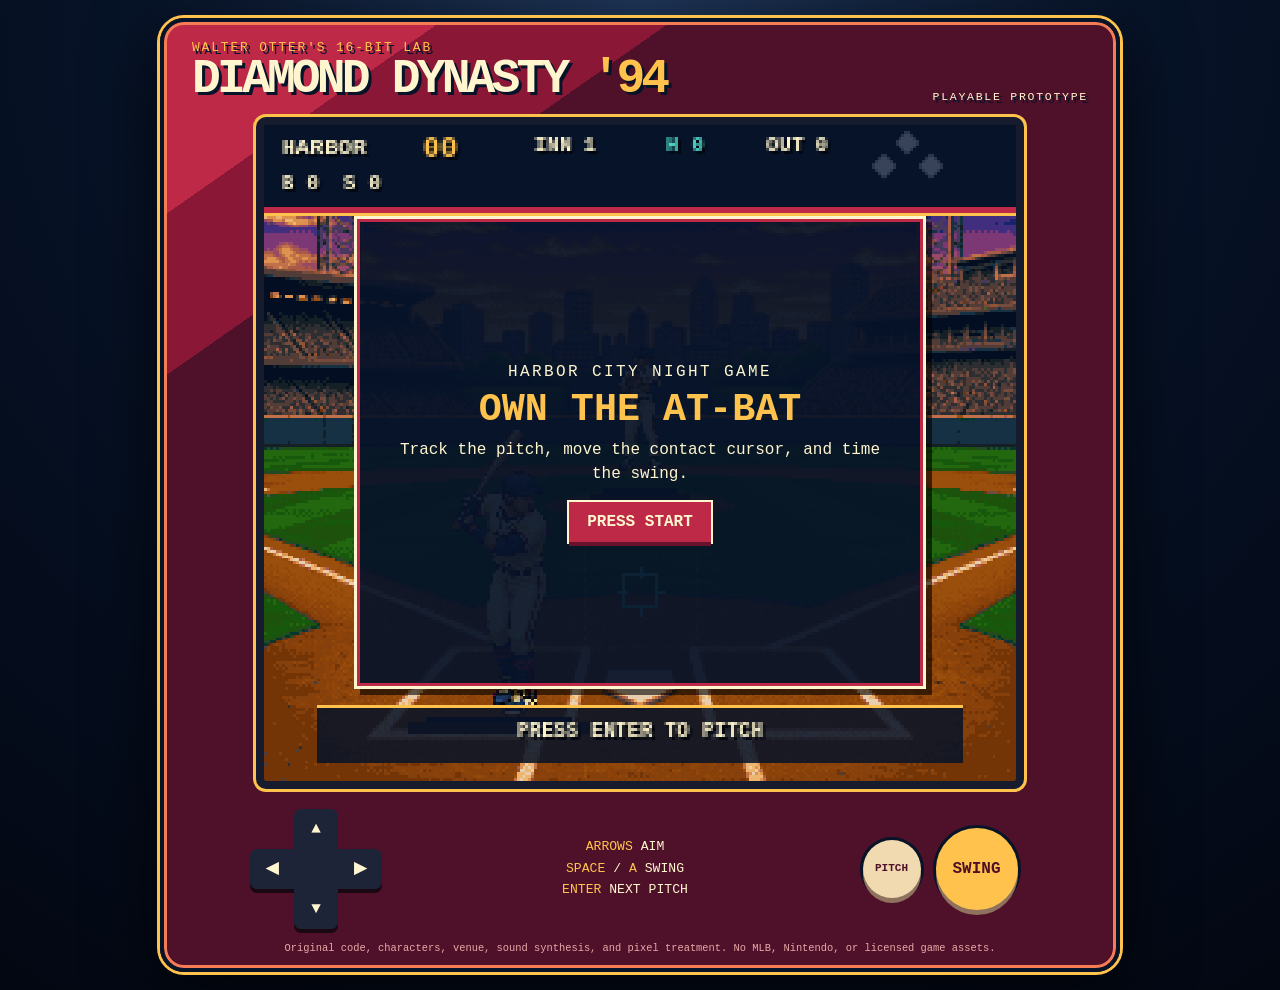
<file: prototypes/diamond-dynasty/index.html>
<!-- PROTOTYPE - NOT FOR PRODUCTION
Question: Can an original browser-native 16-bit baseball at-bat feel readable, skillful, and visually competitive with strong SNES-era sports games?
Date: 2026-08-20 -->
<!doctype html>
<html lang="en">
  <head>
    <meta charset="UTF-8" />
    <meta name="viewport" content="width=device-width, initial-scale=1.0, viewport-fit=cover" />
    <meta name="theme-color" content="#071328" />
    <title>Diamond Dynasty '94 — Prototype</title>
    <link rel="stylesheet" href="./style.css?v=sprite-art-v11" />
  </head>
  <body>
    <main class="cabinet" aria-labelledby="game-title">
      <header class="marquee">
        <div>
          <p class="eyebrow">WALTER OTTER'S 16-BIT LAB</p>
          <h1 id="game-title">DIAMOND DYNASTY <span>'94</span></h1>
        </div>
        <p class="prototype-tag">PLAYABLE PROTOTYPE</p>
      </header>

      <section class="screen-shell" aria-label="Baseball game">
        <canvas id="game" width="256" height="224" aria-label="Playable baseball at-bat"></canvas>
        <div id="start-card" class="start-card">
          <p class="kicker">HARBOR CITY NIGHT GAME</p>
          <h2>OWN THE AT-BAT</h2>
          <p>Track the pitch, move the contact cursor, and time the swing.</p>
          <button id="start-button" type="button">PRESS START</button>
        </div>
      </section>

      <section class="controls" aria-label="Game controls">
        <div class="dpad" aria-label="Aim contact cursor">
          <button type="button" data-control="up" aria-label="Aim up">▲</button>
          <button type="button" data-control="left" aria-label="Aim left">◀</button>
          <button type="button" data-control="down" aria-label="Aim down">▼</button>
          <button type="button" data-control="right" aria-label="Aim right">▶</button>
        </div>
        <div class="control-copy">
          <p><kbd>ARROWS</kbd> AIM</p>
          <p><kbd>SPACE</kbd> / <kbd>A</kbd> SWING</p>
          <p><kbd>ENTER</kbd> NEXT PITCH</p>
        </div>
        <div class="action-buttons">
          <button id="pitch-button" type="button" class="button-small">PITCH</button>
          <button id="swing-button" type="button" class="button-large">SWING</button>
        </div>
      </section>

      <footer>
        Original code, characters, venue, sound synthesis, and pixel treatment. No MLB, Nintendo, or licensed game assets.
      </footer>
    </main>
    <script type="module" src="./src/game.mjs?v=sprite-art-v11"></script>
  </body>
</html>
</file>
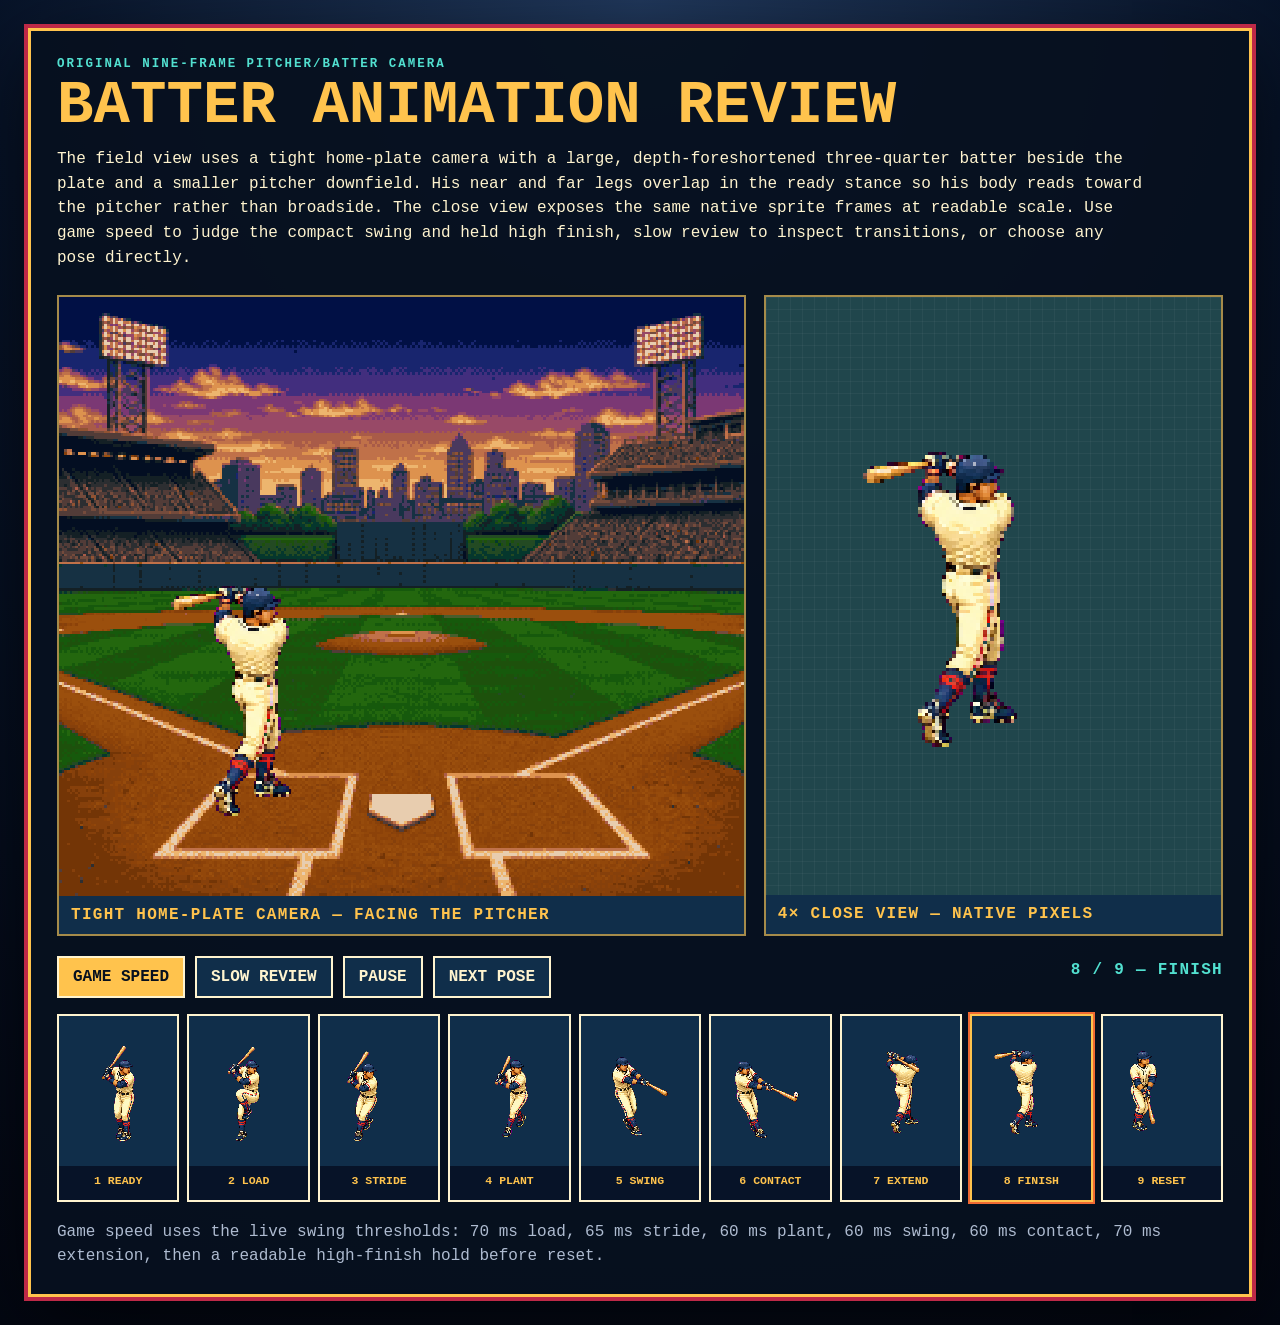
<file: prototypes/diamond-dynasty/art-review.html>
<!doctype html>
<html lang="en">
  <head>
    <meta charset="UTF-8">
    <meta name="viewport" content="width=device-width, initial-scale=1.0">
    <title>Diamond Dynasty '94 — Batter Animation Review</title>
    <style>
      :root {
        color-scheme: dark;
        font-family: "Courier New", monospace;
        background: #050a18;
        color: #fff4cf;
        --cream: #fff4cf;
        --gold: #ffc34d;
        --coral: #f06a32;
        --navy: #07101f;
        --teal: #52e0d0;
      }
      * { box-sizing: border-box; }
      body {
        margin: 0;
        min-height: 100vh;
        padding: 28px;
        background: radial-gradient(circle at 50% 0%, #20385c 0, #071328 44%, #030712 100%);
      }
      button { font: inherit; }
      .review {
        width: min(100%, 1280px);
        margin: 0 auto;
        padding: 26px;
        border: 3px solid var(--gold);
        background: #07101ff2;
        box-shadow: 0 0 0 4px #be2947, 0 24px 80px #000a;
      }
      .eyebrow {
        margin: 0 0 6px;
        color: var(--teal);
        font-size: .78rem;
        font-weight: 900;
        letter-spacing: .16em;
      }
      h1 {
        margin: 0;
        color: var(--gold);
        font-size: clamp(1.8rem, 5vw, 3.8rem);
        line-height: .95;
      }
      .lede { max-width: 68rem; margin: 12px 0 24px; line-height: 1.55; }
      .views {
        display: grid;
        grid-template-columns: minmax(0, 3fr) minmax(280px, 2fr);
        gap: 18px;
      }
      figure {
        margin: 0;
        border: 2px solid #a58b4a;
        background: #102e4a;
      }
      figcaption {
        padding: 10px 12px;
        color: var(--gold);
        background: #102e4a;
        font-weight: 900;
        letter-spacing: .08em;
      }
      .field-stage {
        position: relative;
        width: 100%;
        aspect-ratio: 8 / 7;
        overflow: hidden;
        background: url("./assets/stadium.png") center / 100% 100% no-repeat;
        image-rendering: pixelated;
        image-rendering: crisp-edges;
      }
      .field-batter {
        position: absolute;
        left: 7.8125%;
        top: 41.964286%;
        width: 46.875%;
        height: 50%;
        image-rendering: pixelated;
        image-rendering: crisp-edges;
      }
      .close-stage {
        display: grid;
        place-items: center;
        min-height: 0;
        height: calc(100% - 39px);
        padding: 22px;
        overflow: hidden;
        background:
          linear-gradient(#ffffff0a 1px, transparent 1px),
          linear-gradient(90deg, #ffffff0a 1px, transparent 1px),
          #20464c;
        background-size: 12px 12px;
      }
      .close-batter {
        width: min(100%, 416px);
        height: auto;
        image-rendering: pixelated;
        image-rendering: crisp-edges;
      }
      .transport {
        display: flex;
        flex-wrap: wrap;
        align-items: center;
        gap: 10px;
        margin: 20px 0 16px;
      }
      .transport button,
      .pose-button {
        border: 2px solid var(--cream);
        color: var(--cream);
        background: #102e4a;
        cursor: pointer;
      }
      .transport button { padding: 10px 14px; font-weight: 900; }
      .transport button:hover,
      .transport button:focus-visible,
      .pose-button:hover,
      .pose-button:focus-visible { border-color: var(--teal); outline: none; }
      .transport button[aria-pressed="true"] { color: #07101f; background: var(--gold); }
      .frame-status {
        margin: 0 0 14px auto;
        color: var(--teal);
        font-weight: 900;
        letter-spacing: .08em;
      }
      .pose-strip {
        display: grid;
        grid-template-columns: repeat(9, minmax(95px, 1fr));
        gap: 8px;
      }
      .pose-button {
        display: grid;
        grid-template-rows: 150px 34px;
        width: 100%;
        padding: 0;
        overflow: hidden;
      }
      .pose-button[aria-pressed="true"] {
        border-color: var(--gold);
        box-shadow: 0 0 0 2px var(--coral);
      }
      .pose-button img {
        align-self: end;
        width: 156px;
        max-width: 100%;
        height: 150px;
        object-fit: contain;
        image-rendering: pixelated;
        image-rendering: crisp-edges;
      }
      .pose-button span {
        align-self: stretch;
        padding-top: 8px;
        color: var(--gold);
        background: #071328;
        font-size: .72rem;
        font-weight: 900;
      }
      .timing-note { margin: 18px 0 0; color: #aebbd0; line-height: 1.5; }
      @media (max-width: 900px) {
        body { padding: 12px; }
        .review { padding: 16px; }
        .views { grid-template-columns: 1fr; }
        .close-stage { height: 360px; }
        .pose-strip { grid-template-columns: repeat(4, minmax(90px, 1fr)); }
        .frame-status { width: 100%; margin-left: 0; }
      }
      @media (max-width: 520px) {
        .pose-strip { grid-template-columns: repeat(2, 1fr); }
        .pose-button { grid-template-rows: 130px 34px; }
        .pose-button img { height: 130px; }
      }
      @media (prefers-reduced-motion: reduce) {
        .review { scroll-behavior: auto; }
      }
    </style>
  </head>
  <body>
    <main class="review">
      <p class="eyebrow">ORIGINAL NINE-FRAME PITCHER/BATTER CAMERA</p>
      <h1>BATTER ANIMATION REVIEW</h1>
      <p class="lede">The field view uses a tight home-plate camera with a large, depth-foreshortened three-quarter batter beside the plate and a smaller pitcher downfield. His near and far legs overlap in the ready stance so his body reads toward the pitcher rather than broadside. The close view exposes the same native sprite frames at readable scale. Use game speed to judge the compact swing and held high finish, slow review to inspect transitions, or choose any pose directly.</p>

      <section class="views" aria-label="Synchronized batter animation views">
        <figure>
          <div class="field-stage">
            <img class="field-batter" data-live-batter src="./art/sprites/batter-0.png" alt="Animated right-handed batter in a foreshortened stance facing the pitcher">
          </div>
          <figcaption>TIGHT HOME-PLATE CAMERA — FACING THE PITCHER</figcaption>
        </figure>
        <figure>
          <div class="close-stage">
            <img class="close-batter" data-live-batter src="./art/sprites/batter-0.png" alt="Close view of the animated batter">
          </div>
          <figcaption>4× CLOSE VIEW — NATIVE PIXELS</figcaption>
        </figure>
      </section>

      <div class="transport" aria-label="Animation playback controls">
        <button id="play-game" type="button" aria-pressed="true">GAME SPEED</button>
        <button id="play-slow" type="button" aria-pressed="false">SLOW REVIEW</button>
        <button id="pause" type="button" aria-pressed="false">PAUSE</button>
        <button id="step" type="button">NEXT POSE</button>
        <p id="frame-status" class="frame-status" aria-live="polite">1 / 9 — READY</p>
      </div>

      <section class="pose-strip" aria-label="Select one of nine batter poses">
        <button class="pose-button" type="button" data-frame="0" aria-pressed="true"><img src="./art/sprites/batter-0.png" alt="Ready pose"><span>1 READY</span></button>
        <button class="pose-button" type="button" data-frame="1" aria-pressed="false"><img src="./art/sprites/batter-1.png" alt="Load pose"><span>2 LOAD</span></button>
        <button class="pose-button" type="button" data-frame="2" aria-pressed="false"><img src="./art/sprites/batter-2.png" alt="Stride pose"><span>3 STRIDE</span></button>
        <button class="pose-button" type="button" data-frame="3" aria-pressed="false"><img src="./art/sprites/batter-3.png" alt="Heel-plant pose"><span>4 PLANT</span></button>
        <button class="pose-button" type="button" data-frame="4" aria-pressed="false"><img src="./art/sprites/batter-4.png" alt="Swing pose"><span>5 SWING</span></button>
        <button class="pose-button" type="button" data-frame="5" aria-pressed="false"><img src="./art/sprites/batter-5.png" alt="Contact pose"><span>6 CONTACT</span></button>
        <button class="pose-button" type="button" data-frame="6" aria-pressed="false"><img src="./art/sprites/batter-6.png" alt="Post-contact extension pose"><span>7 EXTEND</span></button>
        <button class="pose-button" type="button" data-frame="7" aria-pressed="false"><img src="./art/sprites/batter-7.png" alt="High follow-through pose"><span>8 FINISH</span></button>
        <button class="pose-button" type="button" data-frame="8" aria-pressed="false"><img src="./art/sprites/batter-8.png" alt="Controlled reset pose"><span>9 RESET</span></button>
      </section>

      <p class="timing-note">Game speed uses the live swing thresholds: 70 ms load, 65 ms stride, 60 ms plant, 60 ms swing, 60 ms contact, 70 ms extension, then a readable high-finish hold before reset.</p>
    </main>
    <script type="module" src="./src/animation-review.mjs?v=7"></script>
  </body>
</html>
</file>
<file: prototypes/diamond-dynasty/style.css>
/* PROTOTYPE - NOT FOR PRODUCTION
Question: Can an original browser-native 16-bit baseball at-bat feel readable, skillful, and visually competitive with strong SNES-era sports games?
Date: 2026-08-20 */

:root {
  color-scheme: dark;
  font-family: "Courier New", Courier, monospace;
  background: #050a18;
  color: #fff6cf;
  --cream: #fff6cf;
  --gold: #ffc34d;
  --orange: #f06a32;
  --red: #be2947;
  --teal: #0f8f8f;
  --navy: #071328;
}

* { box-sizing: border-box; }

body {
  margin: 0;
  min-height: 100vh;
  display: grid;
  place-items: center;
  padding: 18px;
  background:
    radial-gradient(circle at 50% 0%, #20385c 0, #071328 42%, #030712 100%);
}

.cabinet {
  width: min(100%, 960px);
  border: 4px solid #071328;
  border-radius: 24px;
  padding: 18px 22px 14px;
  background: linear-gradient(145deg, #be2947 0 12%, #8b1736 12% 22%, #4f1029 22% 100%);
  box-shadow: 0 0 0 3px #ffc34d, 0 18px 70px #000b, inset 0 0 0 3px #f47d55;
}

.marquee {
  display: flex;
  align-items: end;
  justify-content: space-between;
  gap: 20px;
  margin: 0 6px 14px;
  text-shadow: 3px 3px 0 #071328;
}

.eyebrow, .prototype-tag, .kicker { margin: 0; letter-spacing: .15em; }
.eyebrow { color: #ffc34d; font-size: clamp(.58rem, 1.7vw, .8rem); }
h1 { margin: 2px 0 0; font-size: clamp(1.55rem, 5vw, 3rem); line-height: .95; letter-spacing: -.08em; }
h1 span { color: #ffc34d; }
.prototype-tag { color: #fff6cf; font-size: .72rem; text-align: right; }

.screen-shell {
  position: relative;
  overflow: hidden;
  width: min(100%, 768px);
  aspect-ratio: 8 / 7;
  margin: auto;
  border: 8px solid #161b2d;
  border-radius: 10px;
  background: #000;
  box-shadow: 0 0 0 3px #ffc34d, inset 0 0 30px #000;
}

canvas {
  display: block;
  width: 100%;
  height: 100%;
  image-rendering: pixelated;
  image-rendering: crisp-edges;
  touch-action: none;
}

.start-card {
  position: absolute;
  inset: 14% 12%;
  display: grid;
  place-content: center;
  text-align: center;
  padding: 20px;
  border: 3px solid #fff6cf;
  background: #071328ed;
  box-shadow: 6px 6px 0 #0009, inset 0 0 0 3px #be2947;
}

.start-card.is-hidden { display: none; }
.start-card h2 { margin: 7px 0; font-size: clamp(1.2rem, 4vw, 2.4rem); color: #ffc34d; }
.start-card p:not(.kicker) { max-width: 32rem; margin: 0 auto 16px; line-height: 1.45; }

button {
  font: 700 1rem/1 "Courier New", monospace;
  color: #fff6cf;
  border: 0;
  cursor: pointer;
  touch-action: manipulation;
}

#start-button {
  justify-self: center;
  padding: 12px 18px;
  background: #be2947;
  box-shadow: 0 4px 0 #67132e, 0 0 0 2px #fff6cf;
}

button:focus-visible { outline: 3px solid #52e0d0; outline-offset: 3px; }
button:active { transform: translateY(2px); box-shadow: none !important; }

.controls {
  display: grid;
  grid-template-columns: 150px 1fr 180px;
  grid-template-areas: "dpad copy actions";
  align-items: center;
  gap: 22px;
  width: min(100%, 780px);
  margin: 20px auto 6px;
}

.dpad {
  grid-area: dpad;
  display: grid;
  grid-template-columns: repeat(3, 44px);
  grid-template-rows: repeat(3, 40px);
  filter: drop-shadow(0 4px 0 #1a0711);
}

.dpad button { background: #1d2438; }
.dpad button:nth-child(1) { grid-area: 1 / 2; border-radius: 7px 7px 0 0; }
.dpad button:nth-child(2) { grid-area: 2 / 1; border-radius: 7px 0 0 7px; }
.dpad button:nth-child(3) { grid-area: 3 / 2; border-radius: 0 0 7px 7px; }
.dpad button:nth-child(4) { grid-area: 2 / 3; border-radius: 0 7px 7px 0; }
.dpad::after { content: ""; grid-area: 2 / 2; background: #1d2438; }

.control-copy { grid-area: copy; font-size: clamp(.64rem, 1.7vw, .82rem); line-height: 1.65; text-align: center; }
.control-copy p { margin: 0; }
kbd { color: #ffc34d; font: inherit; }

.action-buttons { grid-area: actions; display: flex; min-width: 0; align-items: center; justify-content: center; gap: 15px; }
.action-buttons button { border-radius: 50%; background: #f1d9b0; color: #4f1029; box-shadow: 0 5px 0 #8f725d, 0 0 0 3px #071328; }
.button-small { width: 58px; height: 58px; font-size: .69rem; }
.button-large { width: 82px; height: 82px; background: #ffc34d !important; }

footer { margin-top: 13px; color: #eaa9a8; font-size: .65rem; text-align: center; }

@media (max-width: 700px) {
  body { padding: 8px; align-items: start; }
  .cabinet { padding: 13px 10px 10px; border-radius: 15px; }
  .prototype-tag { display: none; }
  .screen-shell { border-width: 5px; }
  .controls { grid-template-columns: minmax(0, 132px) minmax(0, 1fr); grid-template-areas: "dpad actions"; gap: 8px; margin-top: 13px; }
  .control-copy { display: none; }
  .dpad { transform: scale(.86); transform-origin: left center; }
  .action-buttons { justify-content: flex-end; }
  .button-small { width: 50px; height: 50px; }
  .button-large { width: 70px; height: 70px; }
}

@media (prefers-reduced-motion: reduce) {
  button:active { transform: none; }
}
</file>
